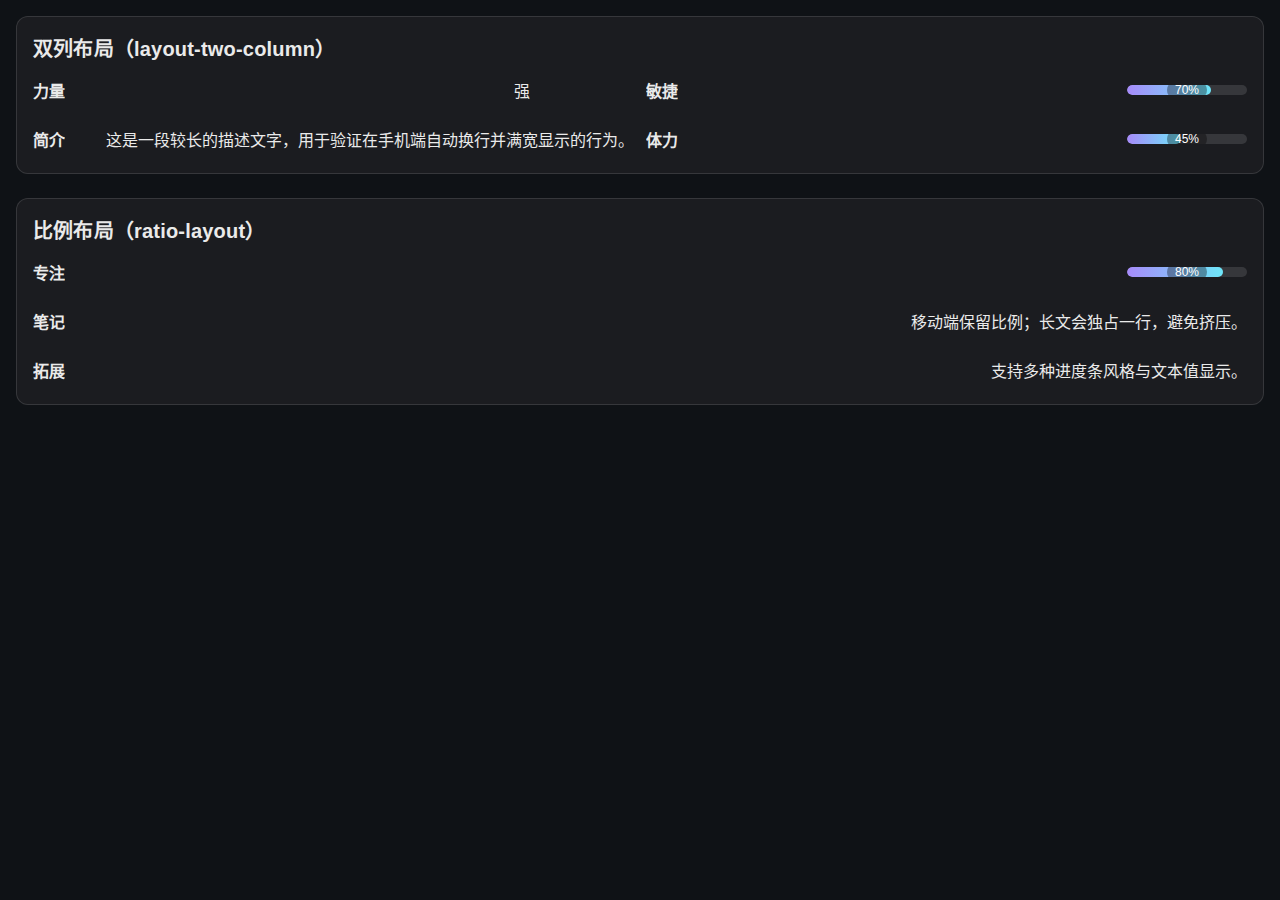
<file: exports/demo-mobile-parity.html>
<!DOCTYPE html>
<html lang="zh-CN">
<head>
<meta charset="UTF-8">
<meta name="viewport" content="width=device-width, initial-scale=1.0">
<title>导出示例 - 手机端一致性验证</title>
<style data-ny-css-inlined="true">
/* Base page styles */
html,body{margin:0;padding:0;background:#0f1216;color:#eaeaea;font-family:Inter,'Noto Sans SC',sans-serif;}
.container{padding:16px;display:grid;gap:24px;}
.status-preview-wrapper{position:relative;box-sizing:border-box;border:1px solid rgba(255,255,255,.12);border-radius:12px;padding:16px;background:#1b1c20;}
.status-preview-wrapper *{box-sizing:border-box;}
.status-preview-wrapper .st-header{display:flex;align-items:center;justify-content:space-between;gap:.6em;margin-bottom:.6em;}
.status-preview-wrapper .st-title{font-size:20px;font-weight:600;letter-spacing:.01em;}
.status-preview-wrapper .st-body{position:relative;z-index:1;display:grid;gap:12px;}
.status-preview-wrapper.layout-two-column .st-body{grid-template-columns:1fr 1fr;}
.status-preview-wrapper .st-item{display:flex;align-items:center;justify-content:space-between;gap:10px;margin:.4em 0;}
.status-preview-wrapper .st-label{font-weight:600;white-space:nowrap;overflow:hidden;text-overflow:ellipsis;}
.status-preview-wrapper .st-value{min-width:120px;max-width:100%;white-space:nowrap;overflow:hidden;text-overflow:ellipsis;}
.status-preview-wrapper .st-value.st-text{white-space:normal;word-break:break-word;overflow-wrap:anywhere;text-overflow:clip;text-align:right;}
.status-preview-wrapper .st-progress-bar{position:relative;width:100%;height:10px;border-radius:999px;background:rgba(255,255,255,.12);overflow:hidden;}
.status-preview-wrapper .st-progress-bar .st-progress-bar-fill{position:relative;height:100%;width:60%;background:linear-gradient(90deg,#A78BFA,#6EE7F9);border-radius:inherit;z-index:1;}
.status-preview-wrapper .st-progress-percent{position:absolute;left:50%;top:50%;transform:translate(-50%,-50%);padding:2px 8px;border-radius:999px;background:rgba(0,0,0,.35);color:#fff;font-size:12px;pointer-events:none;opacity:1;z-index:2;}

/* ====== Export: responsive layout subset (≤768px & ≤375px) ====== */
@media (max-width: 768px) {
  .status-preview-wrapper:not(.ratio-layout) .st-item{flex-direction:column;align-items:flex-start;gap:6px;}
  .status-preview-wrapper .st-label,.status-preview-wrapper .st-value{white-space:normal;word-break:break-word;overflow-wrap:anywhere;text-overflow:clip;overflow:visible;text-align:left;}
  .status-preview-wrapper .st-value{width:100%;max-width:100%;transform:none;}
  .status-preview-wrapper.layout-two-column .st-body{grid-template-columns:1fr;}
  .status-preview-wrapper.ratio-layout .st-item:not(:has(.st-longtext)){display:grid;grid-template-columns:var(--lv-label,30%) var(--lv-value,70%);column-gap:12px;align-items:center;}
  .status-preview-wrapper.ratio-layout .st-item .st-value.st-longtext{grid-column:1 / -1;width:100%;max-width:100%;transform:none;}
}
@media (max-width: 375px) {
  .status-preview-wrapper .st-item{gap:4px;}
  .status-preview-wrapper .st-progress-percent{font-size:12px;padding:2px 6px;}
}
</style>
</head>
<body>
<div class="container">

<section id="ny-status" class="status-preview-wrapper layout-two-column percent-style-center">
  <div class="st-header">
    <div class="st-title">双列布局（layout-two-column）</div>
  </div>
  <div class="st-body">
    <div class="st-item">
      <div class="st-label">力量</div>
      <div class="st-value">强</div>
    </div>
    <div class="st-item">
      <div class="st-label">敏捷</div>
      <div class="st-value">
        <div class="st-progress-bar">
          <div class="st-progress-bar-fill" style="width:70%"></div>
          <div class="st-progress-percent">70%</div>
        </div>
      </div>
    </div>
    <div class="st-item">
      <div class="st-label">简介</div>
      <div class="st-value st-text">这是一段较长的描述文字，用于验证在手机端自动换行并满宽显示的行为。</div>
    </div>
    <div class="st-item">
      <div class="st-label">体力</div>
      <div class="st-value">
        <div class="st-progress-bar">
          <div class="st-progress-bar-fill" style="width:45%"></div>
          <div class="st-progress-percent">45%</div>
        </div>
      </div>
    </div>
  </div>
</section>

<section id="ny-status-2" class="status-preview-wrapper ratio-layout percent-style-center">
  <div class="st-header">
    <div class="st-title">比例布局（ratio-layout）</div>
  </div>
  <div class="st-body">
    <div class="st-item">
      <div class="st-label">专注</div>
      <div class="st-value">
        <div class="st-progress-bar">
          <div class="st-progress-bar-fill" style="width:80%"></div>
          <div class="st-progress-percent">80%</div>
        </div>
      </div>
    </div>
    <div class="st-item">
      <div class="st-label">笔记</div>
      <div class="st-value st-text">移动端保留比例；长文会独占一行，避免挤压。</div>
    </div>
    <div class="st-item">
      <div class="st-label">拓展</div>
      <div class="st-value">支持多种进度条风格与文本值显示。</div>
    </div>
  </div>
</section>

</div>
</body>
</html>
</file>
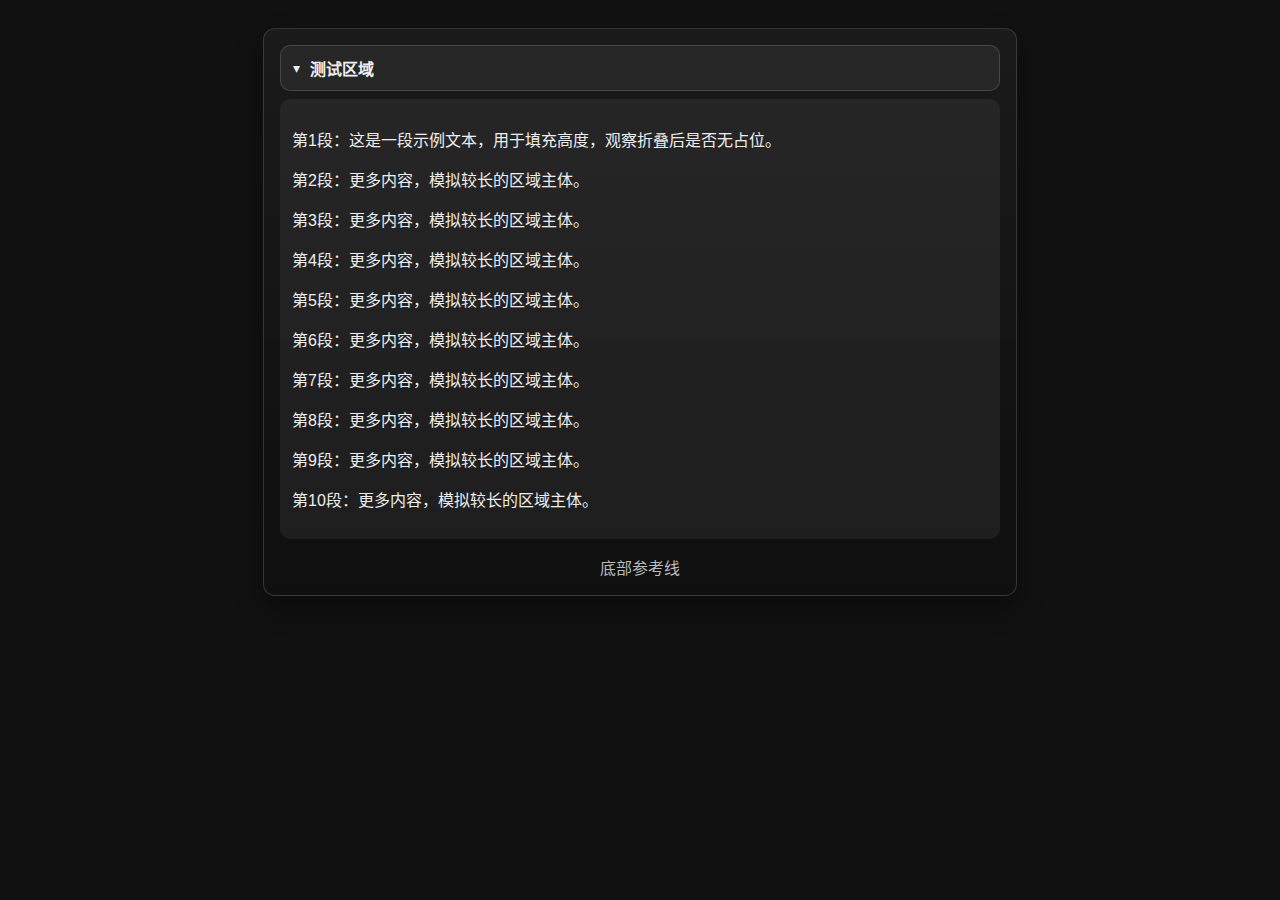
<file: exports/test-region-collapse.html>
<!DOCTYPE html>
<html lang="zh-CN">
<head>
  <meta charset="UTF-8">
  <meta name="viewport" content="width=device-width, initial-scale=1.0">
  <title>区域折叠占位测试</title>
  <style>
    body { background:#111; color:#eee; font-family: Inter, 'Noto Sans SC', sans-serif; }
    .status-preview-wrapper { width: min(720px, 92vw); margin: 28px auto; padding: 16px; border-radius: 12px; border: 1px solid rgba(255,255,255,.15); box-shadow: 0 12px 28px rgba(0,0,0,.35); background: linear-gradient(180deg, rgba(255,255,255,.04), rgba(0,0,0,.08)); }
    .st-region { margin: 0 0 16px 0; }
    .st-region-header { display:flex; align-items:center; gap:10px; padding:10px 12px; border:1px solid rgba(255,255,255,.15); border-radius:10px; background: rgba(255,255,255,.06); cursor:pointer; }
    .st-region-body { padding: 12px; margin-top: 8px; border-radius: 10px; background: rgba(255,255,255,.06); }
    .st-region-toggle { font-size: 14px; }
    .st-region-title { font-weight: 600; }
    /* collapsed: 完全收缩（无占位空白） */
    .st-region.collapsed > .st-region-body { display:none !important; margin:0 !important; padding:0 !important; }
    .st-region.collapsed { margin-bottom:0 !important; }
    .st-region.collapsed .st-region-header { margin-bottom:0 !important; }
    .st-region-toggle.rotatable { display:inline-block; transition: transform .25s ease; }
    .st-region.collapsed .st-region-toggle.rotatable { transform: rotate(-90deg); }
  </style>
</head>
<body>
  <section id="ny-status" class="status-preview-wrapper">
    <div class="st-region">
      <div class="st-region-header" data-toggle-mode="header" title="折叠/展开">
        <span class="st-region-toggle rotatable">▾</span>
        <span class="st-region-title">测试区域</span>
      </div>
      <div class="st-region-body">
        <p>第1段：这是一段示例文本，用于填充高度，观察折叠后是否无占位。</p>
        <p>第2段：更多内容，模拟较长的区域主体。</p>
        <p>第3段：更多内容，模拟较长的区域主体。</p>
        <p>第4段：更多内容，模拟较长的区域主体。</p>
        <p>第5段：更多内容，模拟较长的区域主体。</p>
        <p>第6段：更多内容，模拟较长的区域主体。</p>
        <p>第7段：更多内容，模拟较长的区域主体。</p>
        <p>第8段：更多内容，模拟较长的区域主体。</p>
        <p>第9段：更多内容，模拟较长的区域主体。</p>
        <p>第10段：更多内容，模拟较长的区域主体。</p>
      </div>
    </div>
    <div style="height:24px; display:grid; place-items:center; color:#bbb;">底部参考线</div>
  </section>
  <script>
    document.addEventListener('click', function(e){
      var hdr = e.target && e.target.closest ? e.target.closest('.st-region-header') : null;
      if(!hdr) return;
      var box = hdr.closest ? hdr.closest('.st-region') : null;
      var body = box ? box.querySelector('.st-region-body') : null;
      var icon = hdr.querySelector('.st-region-toggle');
      var isCol = box.classList.contains('collapsed');
      if(!isCol){
        box.classList.add('collapsed');
        if(body) body.style.display = 'none';
        if(icon) icon.textContent = '▶';
      }else{
        box.classList.remove('collapsed');
        if(body) body.style.display = '';
        if(icon) icon.textContent = '▾';
      }
    }, true);
  </script>
</body>
</html>
</file>
